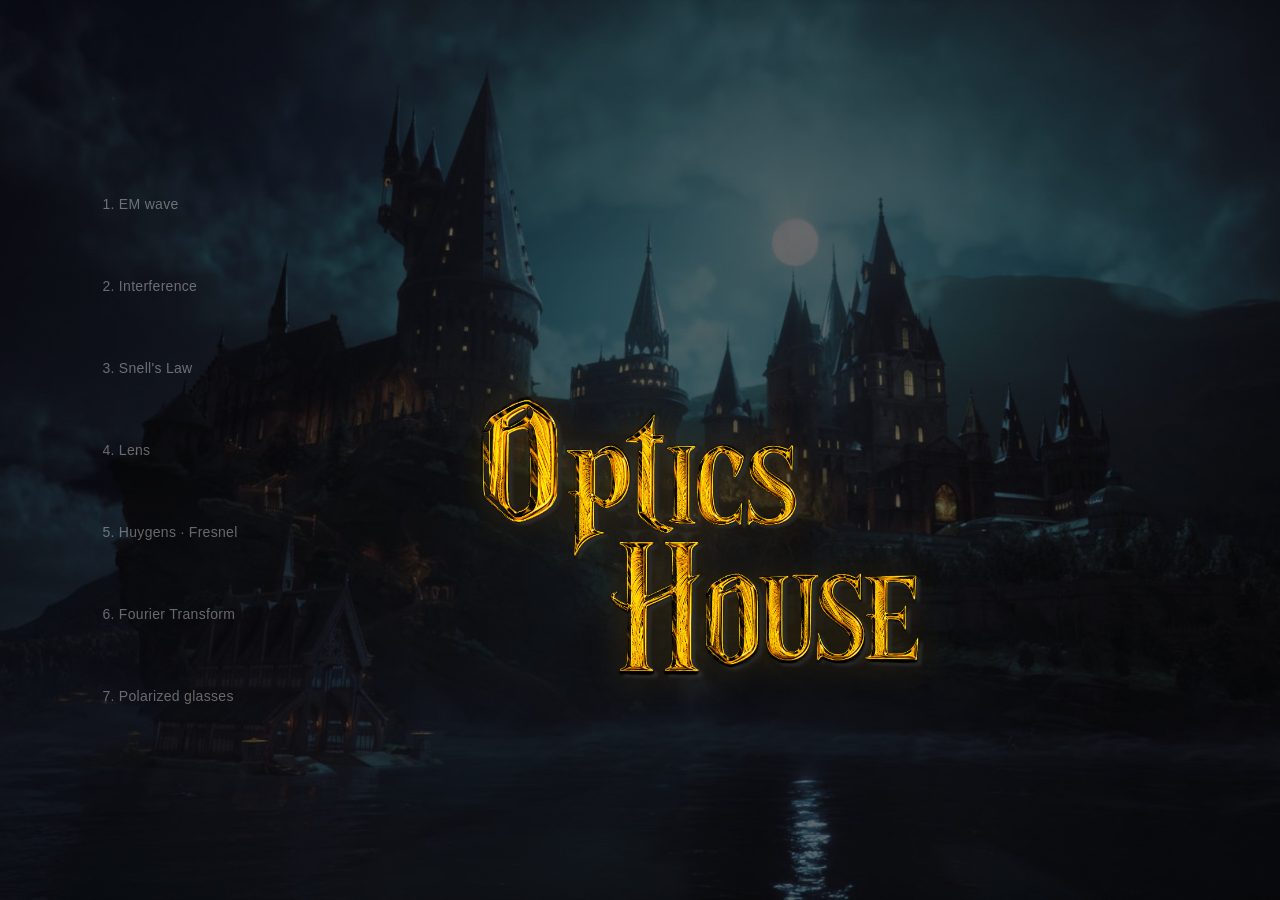
<file: index.html>
<!DOCTYPE html>
<html lang="ko">
<head>
<meta charset="UTF-8">
<meta name="viewport" content="width=device-width, initial-scale=1.0"/>
<title>OH! — Optics Hub</title>

<link href="https://fonts.googleapis.com/css2?family=Playfair+Display:wght@400;600&display=swap" rel="stylesheet">

<style>

body {
  margin: 0;

  background:
    linear-gradient(rgba(0,0,0,0.55), rgba(0,0,0,0.55)),
    url("image/background.jpg") center center / cover no-repeat;

  color: white;
  overflow: hidden;
  font-family: 'Noto Sans KR', sans-serif;
}

.hero {
  width: 100vw;
  height: 100vh;
  position: relative;
}

/* =========================
   LOGO
========================= */

.center-title {
  position: absolute;

  left: 55%;
  top: 60%;

  transform: translate(-50%, -50%);

  z-index: 1;

  pointer-events: none;
}

.oh-logo {
  width: 520px;
  height: auto;

  display: block;

  filter:
    drop-shadow(0 0 18px rgba(255,180,0,0.15));
}

/* =========================
   SPECTRUM
========================= */

.spectrum {
  position: absolute;

  left: 8%;
  top: 50%;

  transform: translateY(-50%);

  width: 84vw;
  max-width: 1400px;

  display: flex;
  flex-direction: column;
  gap: 22px;

  z-index: 2;
}

.line-wrapper {
  display: flex;
  align-items: center;
  gap: 20px;
}

.line-label {
  min-width: 240px;

  color: white;
  text-decoration: none;

  font-size: 14px;
  letter-spacing: 0.3px;

  opacity: 0.38;

  transition:
    opacity 0.25s ease,
    transform 0.25s ease;

  white-space: nowrap;
}

.line-wrapper:hover .line-label {
  opacity: 1;
  transform: translateX(5px);
}

/* intro / outro */

.line-wrapper.special .line-label {
  opacity: 0;
}

.line-wrapper.special:hover .line-label {
  opacity: 1;
  transform: translateX(5px);
}

/* =========================
   LINES
========================= */

.wave-line {
  width: 100%;
  height: 60px;

  overflow: visible;
  cursor: pointer;
}

path {
  fill: none;

  stroke: rgba(255,255,255,1);
  stroke-width: 4;
  stroke-linecap: round;

  opacity: 0;

  transition: opacity 0.15s ease;
}

/* =========================
   GLOW
========================= */

.white path {
  filter:
    drop-shadow(0 0 6px rgba(255,255,255,0.72))
    drop-shadow(0 0 16px rgba(255,255,255,0.48));
}

.red path {
  filter:
    drop-shadow(0 0 6px rgba(255,40,40,0.82))
    drop-shadow(0 0 16px rgba(255,40,40,0.68));
}

.orange path {
  filter:
    drop-shadow(0 0 6px rgba(255,140,0,0.82))
    drop-shadow(0 0 16px rgba(255,140,0,0.68));
}

.yellow path {
  filter:
    drop-shadow(0 0 6px rgba(255,220,40,0.82))
    drop-shadow(0 0 16px rgba(255,220,40,0.68));
}

.green path {
  filter:
    drop-shadow(0 0 6px rgba(57,255,20,0.82))
    drop-shadow(0 0 16px rgba(57,255,20,0.68));
}

.cyan path {
  filter:
    drop-shadow(0 0 6px rgba(0,229,255,0.82))
    drop-shadow(0 0 16px rgba(0,229,255,0.68));
}

.blue path {
  filter:
    drop-shadow(0 0 6px rgba(61,127,255,0.82))
    drop-shadow(0 0 16px rgba(61,127,255,0.68));
}

.violet path {
  filter:
    drop-shadow(0 0 6px rgba(184,79,255,0.82))
    drop-shadow(0 0 16px rgba(184,79,255,0.68));
}

/* =========================
   RESPONSIVE
========================= */

@media (max-width: 1100px){

  .oh-logo{
    width: 380px;
  }

  .line-label{
    min-width: 180px;
    font-size: 13px;
  }
}

@media (max-width: 768px){

  .oh-logo{
    width: 260px;
  }

  .spectrum{
    width: 88vw;
    left: 6%;
  }

  .line-label{
    min-width: 120px;
    font-size: 11px;
  }
}

</style>
</head>

<body>

<main class="hero">

  <!-- =========================
       LOGO
  ========================== -->

  <div class="center-title">
    <img src="image/title.png"
         alt="OH"
         class="oh-logo">
  </div>

  <!-- =========================
       SPECTRUM
  ========================== -->

  <div class="spectrum">

    <!-- INTRO -->

    <div class="line-wrapper special">
      <a href="c0.html"
         target="_blank"
         class="line-label">
         0. Intro
      </a>

      <svg class="wave-line white" viewBox="0 0 900 60">
        <path d=""/>
      </svg>
    </div>

    <!-- MAIN -->

    <div class="line-wrapper">
      <a href="c1.html"
        target="_blank"
        class="line-label"
        onclick="playSound(1)">
        1. EM wave
      </a>

      <svg class="wave-line red" viewBox="0 0 900 60">
        <path d=""/>
      </svg>
    </div>

    <div class="line-wrapper">
      <a href="c2.html"
         target="_blank"
         class="line-label"
         onclick="playSound(2)">
         2. Interference
      </a>

      <svg class="wave-line orange" viewBox="0 0 900 60">
        <path d=""/>
      </svg>
    </div>

    <div class="line-wrapper">
      <a href="c3.html"
         target="_blank"
         class="line-label"
         onclick="playSound(3)">
         3. Snell's Law
      </a>

      <svg class="wave-line yellow" viewBox="0 0 900 60">
        <path d=""/>
      </svg>
    </div>

    <div class="line-wrapper">
      <a href="c4.html"
         target="_blank"
         class="line-label"
         onclick="playSound(4)">
         4. Lens
      </a>

      <svg class="wave-line green" viewBox="0 0 900 60">
        <path d=""/>
      </svg>
    </div>

    <div class="line-wrapper">
      <a href="c5.html"
         target="_blank"
         class="line-label"
         onclick="playSound(5)">
         5. Huygens · Fresnel
      </a>

      <svg class="wave-line cyan" viewBox="0 0 900 60">
        <path d=""/>
      </svg>
    </div>

    <div class="line-wrapper">
      <a href="c6.html"
         target="_blank"
         class="line-label"
         onclick="playSound(6)">
         6. Fourier Transform
      </a>

      <svg class="wave-line blue" viewBox="0 0 900 60">
        <path d=""/>
      </svg>
    </div>

    <div class="line-wrapper">
      <a href="c7.html"
         target="_blank"
         class="line-label"
         onclick="playSound(7)">
         7. Polarized glasses
      </a>

      <svg class="wave-line violet" viewBox="0 0 900 60">
        <path d=""/>
      </svg>
    </div>

    <div class="line-wrapper special">
      <a href="c8.html"
         target="_blank"
         class="line-label"
         onclick="playSound(8)">
         8. Outro
      </a>

      <svg class="wave-line white" viewBox="0 0 900 60">
        <path d=""/>
      </svg>
    </div>

  </div>

</main>

<script>

function playSound(num) {
    const audio = new Audio(`sound/${num}.mp3`);
    audio.play();
}

const CENTER_Y = 30;
const AMPLITUDE = 5;
const WIDTH = 900;

const wavelengths = [
  200,
  180,
  155,
  130,
  110,
  90,
  75,
  60,
  45
];

function createCombinedWave(waves, now){

  let d = "";

  waves.forEach(wave => {

    const elapsed = now - wave.start;

    const progress = Math.min(
      elapsed / wave.duration,
      1
    );

    const wavelength = wave.wavelength;
    const waveLength = wavelength * 4;

    const waveFront =
      progress * (WIDTH + waveLength);

    let started = false;

    for(let x = 0; x <= WIDTH; x += 6){

      const dist = waveFront - x;

      if(dist > 0 && dist < waveLength){

        const phase =
          (dist / wavelength) * Math.PI * 2;

        const y =
          CENTER_Y +
          Math.sin(phase) * AMPLITUDE;

        if(!started){

          d += `M${x} ${y}`;
          started = true;

        } else {

          d += ` L${x} ${y}`;
        }
      }
    }
  });

  return d;
}

document
.querySelectorAll('.line-wrapper')
.forEach((wrapper, i) => {

  const svg =
    wrapper.querySelector('.wave-line');

  const path =
    svg.querySelector('path');

  const waves = [];

  let animationId = null;

  function animate(now){

    for(let j = waves.length - 1; j >= 0; j--){

      if(now - waves[j].start >
         waves[j].duration){

        waves.splice(j, 1);
      }
    }

    path.setAttribute(
      'd',
      createCombinedWave(waves, now)
    );

    if(waves.length > 0){

      animationId =
        requestAnimationFrame(animate);

    } else {

      path.setAttribute('d', '');

      path.style.opacity = 0;

      animationId = null;
    }
  }

  wrapper.addEventListener('mouseenter', () => {

  if (waves.length > 0) {
    return;
  }

  path.style.opacity =
  wrapper.classList.contains('special')
    ? 0.5
    : 1;

  waves.push({
    start: performance.now(),
    duration: 1800,
    wavelength: wavelengths[i]
  });

  if(!animationId){

    animationId =
      requestAnimationFrame(animate);
  }
});

});

</script>

</body>
</html>
</file>
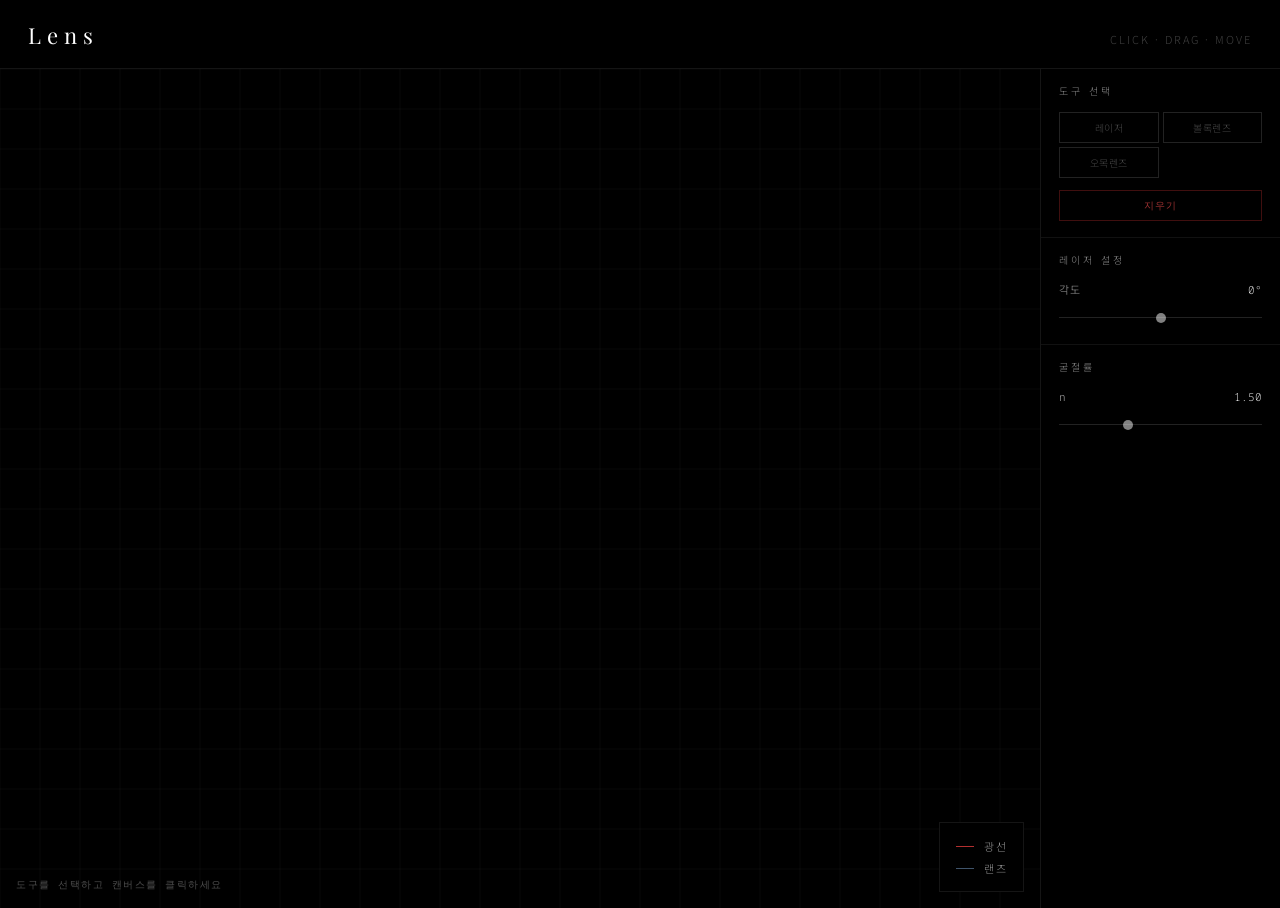
<file: c4.html>
<!-- Reference 
 https://javalab.org/ko/optics/ -->

<!DOCTYPE html>
<html lang="ko">
<head>
<meta charset="UTF-8"/>
<meta name="viewport" content="width=device-width, initial-scale=1.0"/>
<title>4. Lens</title>

<link href="https://fonts.googleapis.com/css2?family=Playfair+Display:ital,wght@0,400;0,600;1,400&family=Noto+Sans+KR:wght@300;400;500&family=Noto+Sans+Mono:wght@300;400&display=swap" rel="stylesheet">

<style>
* { margin:0; padding:0; box-sizing:border-box; }

body {
  background:#000;
  color:rgba(255,255,255,0.82);
  font-family:'Noto Sans KR',sans-serif;
  font-weight:300;
  font-size:13px;
  overflow-x:hidden;
  min-height:100vh;
  user-select:none;
}

/* ── HEADER ── */
header {
  display:flex;
  align-items:baseline;
  justify-content:space-between;
  padding:20px 28px 18px;
  border-bottom:1px solid #151515;
}
.logo {
  font-family:'Playfair Display',serif;
  font-size:22px;
  font-weight:400;
  letter-spacing:6px;
  color:#fff;
}
.header-hint {
  font-size:11px;
  letter-spacing:2px;
  opacity:0.3;
  font-weight:300;
}

/* ── LAYOUT ── */
.layout {
  display:flex;
  height:calc(100vh - 61px);
}

/* ── CANVAS ── */
.canvas-wrap {
  flex:1;
  position:relative;
  background:#000;
  overflow:hidden;
}
.sim-canvas {
  display:block;
  width:100%;
  height:100%;
  cursor:crosshair;
}
.sim-canvas.move-mode { cursor:grab; }
.sim-canvas.move-mode:active { cursor:grabbing; }

/* tab switcher overlay */
.tab-overlay {
  position:absolute;
  top:14px; left:16px;
  display:flex;
  gap:0;
  border:1px solid #1a1a1a;
}
.tab-btn {
  background:transparent;
  border:none;
  border-right:1px solid #1a1a1a;
  color:rgba(255,255,255,0.4);
  font-family:'Noto Sans Mono',monospace;
  font-size:10px;
  letter-spacing:1.5px;
  padding:6px 12px;
  cursor:pointer;
  transition:color 0.15s,background 0.15s;
}
.tab-btn:last-child{border-right:none;}
.tab-btn:hover{color:rgba(255,255,255,0.8);}
.tab-btn.active{color:#fff;background:rgba(255,255,255,0.07);}

/* legend */
#legend-box {
  position:absolute;
  bottom:16px; right:16px;
  background:rgba(0,0,0,0.7);
  border:1px solid #151515;
  padding:12px 16px;
  pointer-events:none;
  backdrop-filter:blur(4px);
}
.leg-row {
  display:flex;
  align-items:center;
  gap:10px;
  font-size:11px;
  letter-spacing:1.5px;
  line-height:2;
  opacity:0.7;
}
.leg-dot { width:18px; height:1px; flex-shrink:0; }

/* info overlay */
#sim-info {
  position:absolute;
  bottom:16px; left:16px;
  font-family:'Noto Sans Mono',monospace;
  font-size:10px;
  letter-spacing:1.5px;
  color:rgba(255,255,255,0.3);
  pointer-events:none;
}

/* ── PANEL ── */
.panel {
  width:240px;
  background:#000;
  border-left:1px solid #151515;
  overflow-y:auto;
  flex-shrink:0;
  padding-bottom:32px;
  scrollbar-width:thin;
  scrollbar-color:#1a1a1a transparent;
}
.panel::-webkit-scrollbar{width:2px;}
.panel::-webkit-scrollbar-thumb{background:#1a1a1a;}

.sec-head {
  padding:14px 18px 10px;
  font-size:10px;
  letter-spacing:3px;
  text-transform:uppercase;
  color:rgba(255,255,255,0.55);
  border-top:1px solid #111;
  margin-top:4px;
}
.sec-head:first-child{border-top:none;margin-top:0;}
.sec-body{padding:4px 18px 12px;}

/* tool grid */
.tool-grid {
  display:grid;
  grid-template-columns:1fr 1fr;
  gap:4px;
  padding:4px 18px 12px;
}
.tool-btn {
  background:transparent;
  border:1px solid #222;
  color:rgba(255,255,255,0.28);
  font-family:'Noto Sans KR',sans-serif;
  font-size:10px;
  font-weight:300;
  padding:8px 6px;
  cursor:pointer;
  text-align:center;
  letter-spacing:0.5px;
  transition:border-color 0.4s, color 0.4s;
  line-height:1.3;
}
.tool-btn:hover{ border-color:#444; color:rgba(255,255,255,0.5); }
.tool-btn.flash{
  border-color:rgba(255,255,255,0.75);
  color:#fff;
  transition:none;   /* 즉시 흰색으로 */
}

/* move + clear row */
.action-row {
  display:flex;
  gap:4px;
  padding:0 18px 12px;
}
.action-btn {
  flex:1;
  background:transparent;
  border:1px solid #333;
  color:rgba(255,255,255,0.55);
  font-family:'Noto Sans Mono',monospace;
  font-size:10px;
  padding:7px 4px;
  cursor:pointer;
  letter-spacing:1px;
  transition:border-color 0.15s,color 0.15s;
  text-align:center;
}
.action-btn:hover{border-color:rgba(255,255,255,0.5);color:#fff;}
.action-btn.active{border-color:rgba(255,255,255,0.7);color:#fff;background:rgba(255,255,255,0.06);}
.action-btn.danger{border-color:rgba(255,60,60,0.25);color:rgba(255,80,80,0.6);}
.action-btn.danger:hover{border-color:rgba(255,80,80,0.7);color:rgba(255,100,100,1);}

/* ctrl rows */
.ctrl-row {
  display:flex;
  align-items:center;
  justify-content:space-between;
  margin-bottom:6px;
  gap:8px;
}
.ctrl-label {
  font-size:11px;
  color:rgba(255,255,255,0.65);
  letter-spacing:0.5px;
  white-space:nowrap;
}
.ctrl-val {
  font-family:'Noto Sans Mono',monospace;
  font-size:11px;
  color:rgba(255,255,255,0.85);
  min-width:32px;
  text-align:right;
}

input[type=range] {
  -webkit-appearance:none;
  width:100%;
  height:1px;
  background:#222;
  outline:none;
  cursor:pointer;
  margin-bottom:10px;
}
input[type=range]::-webkit-slider-thumb {
  -webkit-appearance:none;
  width:10px;height:10px;
  background:rgba(255,255,255,0.5);
  border-radius:50%;
  transition:background 0.1s;
}
input[type=range]::-webkit-slider-thumb:hover{background:#fff;}

.div-line{border:none;border-top:1px solid #0f0f0f;margin:8px 0;}

@media(max-width:700px){
  .panel{width:100%;border-left:none;border-top:1px solid #151515;}
  .layout{flex-direction:column;height:auto;}
  .canvas-wrap{height:60vw;min-height:260px;}
}
</style>
</head>
<body>

<header>
  <div class="logo">Lens</div>
  <div class="header-hint">CLICK · DRAG · MOVE</div>
</header>

<div class="layout">

  <!-- CANVAS AREA -->
  <div class="canvas-wrap">
    <canvas class="sim-canvas" id="mainCanvas" height="600"></canvas>



    <!-- legend -->
    <div id="legend-box">
      <div class="leg-row"><div class="leg-dot" style="background:#ff4444"></div><span>광선</span></div>
      <div class="leg-row"><div class="leg-dot" style="background:rgba(150,200,255,0.6)"></div><span>랜즈</span></div>
    </div>

    <div id="sim-info">도구를 선택하고 캔버스를 클릭하세요</div>
  </div>

  <!-- PANEL -->
  <div class="panel">

    <!-- TAB: REFRACTION -->
    <div id="panel-refraction">
      <div class="sec-head">도구 선택</div>
      <div class="tool-grid">
        <button class="tool-btn active" id="ref-t-laser"  onclick="refSetTool('laser',this)">레이저</button>
        <button class="tool-btn"        id="ref-t-convex" onclick="refSetTool('convex',this)">볼록렌즈</button>
        <button class="tool-btn"        id="ref-t-concave"onclick="refSetTool('concave',this)">오목렌즈</button>
      </div>
      <div class="action-row">
        <button class="action-btn danger" onclick="refClear()">지우기</button>
      </div>

      <div class="sec-head">레이저 설정</div>
      <div class="sec-body">
        <div class="ctrl-row"><span class="ctrl-label">각도</span><span class="ctrl-val" id="ref-angle-val">0°</span></div>
        <input type="range" min="-80" max="80" value="0" id="ref-angle" oninput="updateRefAngle()">
      </div>

      <div class="sec-head">굴절률</div>
      <div class="sec-body">
        <div class="ctrl-row"><span class="ctrl-label">n</span><span class="ctrl-val" id="ref-n-val">1.50</span></div>
        <input type="range" min="100" max="250" value="150" id="ref-n" oninput="updateRefN()">
      </div>

      <!-- <div class="sec-head">범례</div>
      <div class="sec-body" style="font-size:11px;color:rgba(255,255,255,0.4);line-height:2;letter-spacing:0.5px;">
        <div style="display:flex;align-items:center;gap:8px;margin-bottom:4px">
          <div style="width:16px;height:1px;background:#ff4444;flex-shrink:0"></div>입사 광선
        </div>
        <div style="display:flex;align-items:center;gap:8px">
          <div style="width:16px;height:1px;background:#4488ff;flex-shrink:0"></div>굴절 후 광선
        </div>
      </div> -->
    </div>

  </div><!-- end panel -->
</div><!-- end layout -->

<script>
/* ════════════════════════════════════════════
   GLOBALS
════════════════════════════════════════════ */
const DEG = Math.PI / 180;
const canvas  = document.getElementById('mainCanvas');
const ctx     = canvas.getContext('2d');
let   canvasW = 0, canvasH = 0;

/* ── resize ── */
function initCanvas() {
  const wrap = canvas.parentElement;
  const dpr  = window.devicePixelRatio || 1;
  canvasW = wrap.clientWidth;
  canvasH = wrap.clientHeight;
  canvas.width  = canvasW * dpr;
  canvas.height = canvasH * dpr;
  ctx.setTransform(dpr, 0, 0, dpr, 0, 0);
}
window.addEventListener('resize', () => { initCanvas(); drawCurrent(); });

function drawCurrent() {
  ctx.clearRect(0,0,canvasW,canvasH);
  drawGrid();
  refDraw();
}

function drawGrid() {
  ctx.save();
  ctx.strokeStyle='rgba(255,255,255,0.03)';
  ctx.lineWidth=1;
  for(let x=0;x<canvasW;x+=40){ctx.beginPath();ctx.moveTo(x,0);ctx.lineTo(x,canvasH);ctx.stroke();}
  for(let y=0;y<canvasH;y+=40){ctx.beginPath();ctx.moveTo(0,y);ctx.lineTo(canvasW,y);ctx.stroke();}
  ctx.restore();
}

function updateInfo(msg) {
  document.getElementById('sim-info').textContent = msg || '도구를 선택하고 캔버스를 클릭하세요';
}

/* ── pointer helpers ── */
function getPos(e) {
  const rect = canvas.getBoundingClientRect();
  const clientX = e.touches ? e.touches[0].clientX : e.clientX;
  const clientY = e.touches ? e.touches[0].clientY : e.clientY;
  return {
    x: (clientX - rect.left) * (canvasW / rect.width),
    y: (clientY - rect.top)  * (canvasH / rect.height)
  };
}

/* ── drag state shared across all tabs ── */
let dragItem   = null;
let dragOff    = {x:0,y:0};
let dragMoved  = false;   // distinguishes click from drag

canvas.addEventListener('mousedown', onMouseDown);
canvas.addEventListener('mousemove', onMouseMove);
canvas.addEventListener('mouseup',   onMouseUp);
canvas.addEventListener('mouseleave',()=>{ dragItem=null; });
canvas.addEventListener('click',     onCanvasClick);

function onMouseDown(e) {
  dragMoved = false;
  const pos = getPos(e);
  refStartDrag(pos);   // 항상 드래그 시도 — 도구 무관
}

function onMouseMove(e) {
  if (!dragItem) return;
  dragMoved = true;
  const pos = getPos(e);
  dragItem.x = pos.x - dragOff.x;
  dragItem.y = pos.y - dragOff.y;
  drawCurrent();
}
/* ── UNDO / REDO ── */
const history = [];   // undo 스택 (최대 50개)
const future  = [];   // redo 스택

function saveSnapshot() {
  const snap = {
    lasers: refState.lasers.map(l=>({...l})),
    lenses: refState.lenses.map(l=>({...l})),
  };
  history.push(snap);
  if (history.length > 50) history.shift();
  future.length = 0;   // 새 동작이 생기면 redo 스택 초기화
}

function undo() {
  if (history.length === 0) { updateInfo('되돌릴 내용이 없습니다'); return; }
  // 현재 상태를 redo 스택에 저장
  future.push({
    lasers: refState.lasers.map(l=>({...l})),
    lenses: refState.lenses.map(l=>({...l})),
  });
  const snap = history.pop();
  refState.lasers = snap.lasers;
  refState.lenses = snap.lenses;
  drawCurrent();
  updateInfo(`↩ 되돌리기 (${history.length}단계 남음)`);
}

function redo() {
  if (future.length === 0) { updateInfo('앞으로 돌아갈 내용이 없습니다'); return; }
  // 현재 상태를 undo 스택에 저장
  history.push({
    lasers: refState.lasers.map(l=>({...l})),
    lenses: refState.lenses.map(l=>({...l})),
  });
  const snap = future.pop();
  refState.lasers = snap.lasers;
  refState.lenses = snap.lenses;
  drawCurrent();
  updateInfo(`↪ 앞으로 (${future.length}단계 남음)`);
}

document.addEventListener('keydown', e => {
  const z = e.key.toLowerCase() === 'z';
  if ((e.ctrlKey || e.metaKey) && z && !e.shiftKey) {
    e.preventDefault(); undo();
  }
  if ((e.ctrlKey || e.metaKey) && z && e.shiftKey) {
    e.preventDefault(); redo();
  }
});

function onMouseUp() {
  if (dragItem && dragMoved) saveSnapshot();  // 드래그 이동 후 스냅샷
  dragItem = null;
}

function onCanvasClick(e) {
  // 드래그였으면 무시, 기존 물체 위 클릭도 무시(이동용)
  if (dragMoved) return;
  if (dragItem) return;
  // 빈 공간 클릭 → 현재 도구로 배치
  const pos = getPos(e);
  refPlace(pos);
}

/* ════════════════════════════════════════════
   1. REFRACTION / LENS
════════════════════════════════════════════ */
const refState = { tool:'laser', angle:0, n:1.5, lasers:[], lenses:[] };

function refSetTool(t, btn) {
  refState.tool = t;
  // 버튼 flash: 즉시 흰색 → 400ms 후 .flash 제거 → transition으로 회색으로 복귀
  if(btn) {
    btn.classList.add('flash');
    setTimeout(() => btn.classList.remove('flash'), 400);
  }
  // 중앙에 생성
  const cx = canvasW / 2, cy = canvasH / 2;
  saveSnapshot();
  if(t==='laser')  refState.lasers.push({x:cx, y:cy, angle:refState.angle});
  if(t==='convex') refState.lenses.push({x:cx, y:cy, type:'convex',  f: 90});
  if(t==='concave')refState.lenses.push({x:cx, y:cy, type:'concave', f:-90});
  drawCurrent();
  updateInfoFromState();
}

function updateRefAngle() {
  const v = parseInt(document.getElementById('ref-angle').value);
  document.getElementById('ref-angle-val').textContent = v+'°';
  refState.angle = v;
  refState.lasers.forEach(l=>l.angle=v);
  drawCurrent();
}
function updateRefN() {
  const v = parseInt(document.getElementById('ref-n').value);
  document.getElementById('ref-n-val').textContent = (v/100).toFixed(2);
  refState.n = v/100;
  drawCurrent();
}
function refClear() { saveSnapshot(); refState.lasers=[]; refState.lenses=[]; drawCurrent(); updateInfo(); }

function updateInfoFromState() {
  const parts=[];
  if(refState.lasers.length) parts.push(`레이저 ${refState.lasers.length}개`);
  const cv=refState.lenses.filter(l=>l.type==='convex').length;
  const cc=refState.lenses.filter(l=>l.type==='concave').length;
  if(cv) parts.push(`볼록렌즈 ${cv}개`);
  if(cc) parts.push(`오목렌즈 ${cc}개`);
  if(parts.length) parts.push(`n=${refState.n.toFixed(2)}`);
  updateInfo(parts.join('  ·  '));
}

function refPlace(pos) {
  saveSnapshot();
  if(refState.tool==='laser')  refState.lasers.push({x:pos.x,y:pos.y,angle:refState.angle});
  if(refState.tool==='convex') refState.lenses.push({x:pos.x,y:pos.y,type:'convex',f:90});
  if(refState.tool==='concave')refState.lenses.push({x:pos.x,y:pos.y,type:'concave',f:-90});
  drawCurrent();
  updateInfoFromState();
}

function refStartDrag(pos) {
  // 렌즈 우선 (히트박스: x ±30, y ±80)
  for(let i=refState.lenses.length-1;i>=0;i--){
    const l=refState.lenses[i];
    if(Math.abs(pos.x-l.x)<30 && Math.abs(pos.y-l.y)<80){
      dragItem=l; dragOff={x:pos.x-l.x,y:pos.y-l.y}; return;
    }
  }
  // 레이저 (히트박스: 반지름 28)
  for(let i=refState.lasers.length-1;i>=0;i--){
    const l=refState.lasers[i];
    if(Math.hypot(pos.x-l.x,pos.y-l.y)<28){
      dragItem=l; dragOff={x:pos.x-l.x,y:pos.y-l.y}; return;
    }
  }
}

function refTrace(ox,oy,angleRad) {
  const W=canvasW, H=canvasH;
  // 매 경계면(공기→유리, 유리→공기)마다 96% 투과 → 렌즈 1개 = 경계면 2개 = ×0.9216
  const TRANSMIT = 0.96;  // 경계면 1회 투과율
  let x=ox, y=oy, dir=angleRad;
  let intensity = 1.0;      // 현재 광선 세기 (0~1)
  let surfaces  = 0;        // 통과한 경계면 수

  // 렌즈 수 + 여유 2회 → 몇 개를 설치해도 광선이 끝까지 진행
  const maxBounce = refState.lenses.length + 2;
  for(let bounce=0; bounce < maxBounce; bounce++){
    const dx=Math.cos(dir),dy=Math.sin(dir);
    let nearT=Infinity,nearL=null;
    for(const lens of refState.lenses){
      if(Math.abs(dx)<1e-9) continue;
      const t=(lens.x-x)/dx;
      if(t<1) continue;
      const iy=y+t*dy;
      if(Math.abs(iy-lens.y)>70) continue;
      if(t<nearT){nearT=t;nearL=lens;}
    }
    const tEdge=Math.min(
      dx>0?(W-x)/dx:dx<0?(x>0?x/(-dx):Infinity):Infinity,
      dy>0?(H-y)/dy:dy<0?(y>0?y/(-dy):Infinity):Infinity
    );
    // 세기에 따라 알파값 결정 — 최소 0.08로 클램프해서 완전히 사라지진 않게
    const alpha = Math.max(0.08, intensity);
    const color = `rgba(255,68,68,${alpha.toFixed(3)})`;
    const glow  = `rgba(255,34,34,${(alpha*0.7).toFixed(3)})`;

    if(!nearL||nearT>tEdge){
      ctx.save();
      ctx.strokeStyle=color; ctx.shadowColor=glow; ctx.shadowBlur=6; ctx.lineWidth=1.5;
      ctx.beginPath(); ctx.moveTo(x,y); ctx.lineTo(x+dx*tEdge,y+dy*tEdge); ctx.stroke();
      ctx.restore(); return;
    }
    const ix=x+dx*nearT, iy=y+dy*nearT;
    ctx.save();
    ctx.strokeStyle=color; ctx.shadowColor=glow; ctx.shadowBlur=6; ctx.lineWidth=1.5;
    ctx.beginPath(); ctx.moveTo(x,y); ctx.lineTo(ix,iy); ctx.stroke();
    ctx.restore();

    // 렌즈 통과: 경계면 2개(입사+출사) → 세기 ×0.96×0.96
    intensity *= TRANSMIT * TRANSMIT;
    surfaces  += 2;

    const h=iy-nearL.y;
    dir=Math.atan(Math.tan(dir)-h/nearL.f);
    x=ix; y=iy;
  }
}

function drawLensShape(ctx, type) {
  const r = 70;   // half-height (aperture radius)
  ctx.beginPath();
  if (type === 'convex') {
    // biconvex: both sides bulge outward
    const bx = 18;  // bezier control offset (outward)
    ctx.moveTo(0, -r);
    ctx.bezierCurveTo( bx, -r*0.5,  bx,  r*0.5,  0,  r);   // right side curves right
    ctx.bezierCurveTo(-bx,  r*0.5, -bx, -r*0.5,  0, -r);   // left side curves left
  } else {
    // biconcave: both sides cave inward — hourglass waist
    const waist = 10;  // narrowest x-width at center
    const bx = 5;      // control point pulled inward
    // right edge: straight-ish line from top-right to bottom-right
    // but waist is narrow, so top/bottom are at ±waist, center caves to bx
    ctx.moveTo(waist, -r);
    ctx.bezierCurveTo( bx, -r*0.4,  bx,  r*0.4,  waist,  r);  // right face caves left
    ctx.lineTo(-waist,  r);
    ctx.bezierCurveTo(-bx,  r*0.4, -bx, -r*0.4, -waist, -r);  // left face caves right
    ctx.closePath();
  }
}

function refDraw() {
  // lenses
  for(const lens of refState.lenses){
    ctx.save(); ctx.translate(lens.x,lens.y);
    drawLensShape(ctx, lens.type);
    ctx.fillStyle='rgba(100,160,255,0.07)';
    ctx.strokeStyle='rgba(180,210,255,0.6)';
    ctx.lineWidth=1.5;
    ctx.fill(); ctx.stroke();
    // focal points
    ctx.strokeStyle='rgba(255,255,255,0.15)';
    ctx.lineWidth=1; ctx.setLineDash([2,5]);
    [Math.abs(lens.f),-Math.abs(lens.f)].forEach(fx=>{
      ctx.beginPath(); ctx.arc(fx,0,3,0,Math.PI*2); ctx.stroke();
    });
    ctx.setLineDash([]);
    ctx.fillStyle='rgba(180,210,255,0.35)';
    ctx.font='9px Noto Sans KR';
    ctx.fillText(lens.type==='convex'?'볼록렌즈':'오목렌즈',-14,70+16);
    ctx.restore();
  }
  // lasers
  for(const laser of refState.lasers){
    const aRad=laser.angle*DEG;
    const BEAMS=3, SP=14;
    for(let s=0;s<BEAMS;s++){
      const off=(s-(BEAMS-1)/2)*SP;
      const sx=laser.x-off*Math.sin(aRad);
      const sy=laser.y+off*Math.cos(aRad);
      refTrace(sx,sy,aRad);
    }
    // body
    ctx.save(); ctx.translate(laser.x,laser.y); ctx.rotate(aRad);
    ctx.fillStyle='rgba(255,255,255,0.1)'; ctx.strokeStyle='rgba(255,255,255,0.35)'; ctx.lineWidth=1;
    ctx.beginPath(); ctx.roundRect(-28,-8,22,16,3); ctx.fill(); ctx.stroke();
    ctx.fillStyle='rgba(255,255,255,0.45)'; ctx.font='7px monospace'; ctx.fillText('LASER',-24,3);
    ctx.restore();
  }
}

/* ── INIT ── */
window.addEventListener('load',()=>{
  initCanvas();
  drawCurrent();
});
</script>
</body>
</html>
</file>
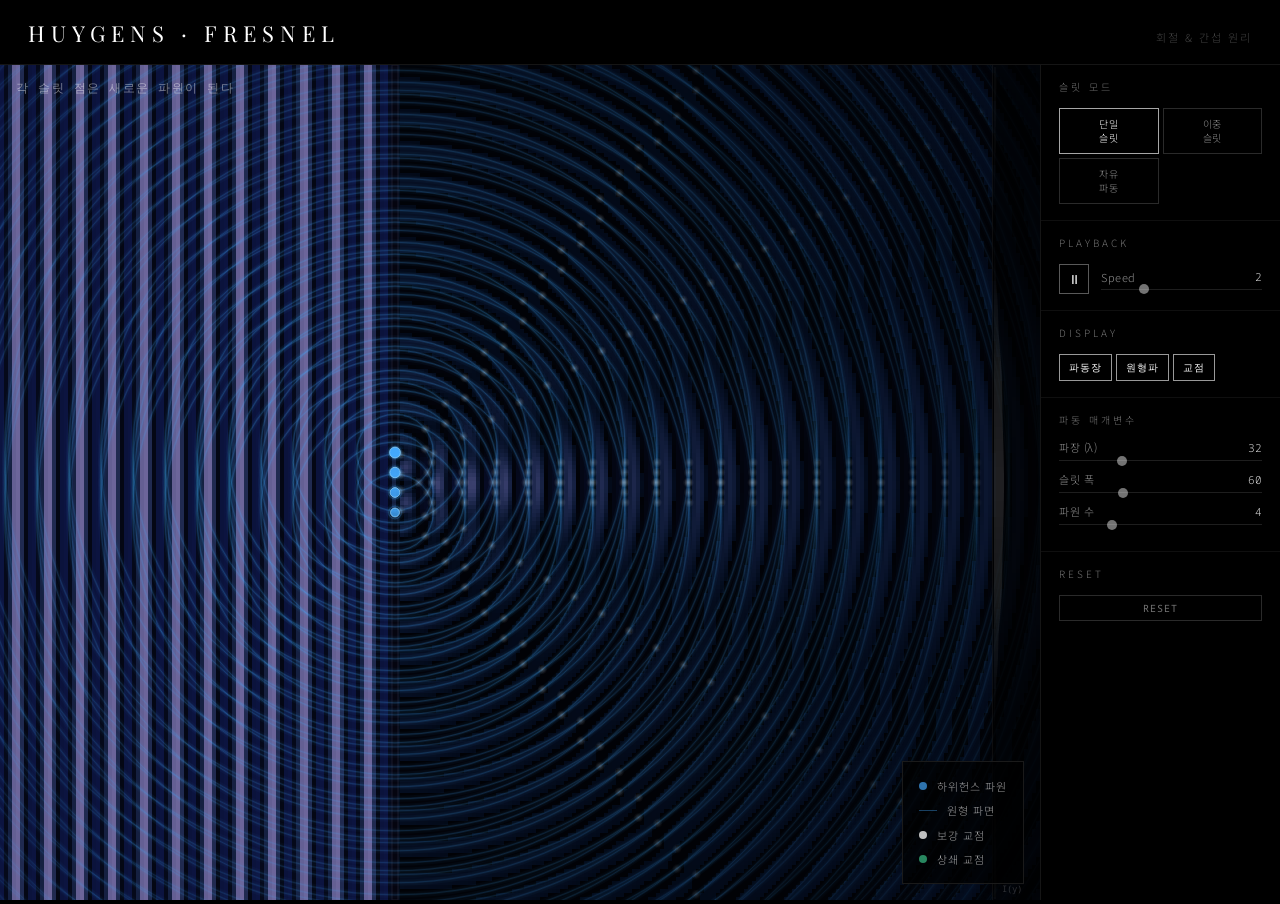
<file: c5.html>
<!DOCTYPE html>
<html lang="ko">
<head>
<meta charset="UTF-8">
<meta name="viewport" content="width=device-width, initial-scale=1.0">
<title>5. HUYGENS · FRESNEL</title>
<link href="https://fonts.googleapis.com/css2?family=Playfair+Display:wght@400;600&family=Noto+Sans+KR:wght@300;400&family=Noto+Sans+Mono:wght@300;400&display=swap" rel="stylesheet">
<style>
*{margin:0;padding:0;box-sizing:border-box;}
html,body{width:100%;height:100%;background:#000;overflow:hidden;}
body{color:rgba(255,255,255,0.82);font-family:'Noto Sans KR',sans-serif;font-weight:300;font-size:13px;display:flex;flex-direction:column;}

header{display:flex;align-items:baseline;justify-content:space-between;padding:18px 28px 16px;border-bottom:1px solid #151515;flex-shrink:0;}
.logo{font-family:'Playfair Display',serif;font-size:22px;font-weight:400;letter-spacing:6px;color:#fff;}
.header-hint{font-size:11px;letter-spacing:2px;opacity:0.3;}

.layout{display:flex;flex:1;min-height:0;}

.canvas-wrap{flex:1;position:relative;min-width:0;}
canvas{display:block;position:absolute;top:0;left:0;}

.overlay-label{position:absolute;font-family:'Noto Sans Mono',monospace;font-size:12px;color:rgba(255,255,255,0.45);letter-spacing:1.5px;pointer-events:none;top:14px;left:16px;}

#legend-box{position:absolute;bottom:16px;right:16px;background:rgba(0,0,0,0.75);border:1px solid #1a1a1a;padding:12px 16px;pointer-events:none;}
.leg-row{display:flex;align-items:center;gap:10px;font-size:11px;letter-spacing:1px;line-height:2.2;opacity:0.75;}
.leg-dot{width:8px;height:8px;border-radius:50%;flex-shrink:0;}
.leg-line{width:18px;height:1px;flex-shrink:0;}

.panel{width:240px;background:#000;border-left:1px solid #151515;overflow-y:auto;flex-shrink:0;padding-bottom:40px;scrollbar-width:thin;scrollbar-color:#1a1a1a transparent;}
.panel::-webkit-scrollbar{width:2px;}
.panel::-webkit-scrollbar-thumb{background:#1a1a1a;}

.sec-head{padding:14px 18px 10px;font-size:10px;letter-spacing:3px;text-transform:uppercase;color:rgba(255,255,255,0.45);border-top:1px solid #0f0f0f;margin-top:4px;}
.sec-head:first-child{border-top:none;margin-top:0;}
.sec-body{padding:2px 18px 12px;}

.preset-grid{display:grid;grid-template-columns:1fr 1fr;gap:4px;padding:4px 18px 12px;}
.preset-btn{background:transparent;border:1px solid #2a2a2a;color:rgba(255,255,255,0.55);font-family:'Noto Sans KR',sans-serif;font-size:10px;font-weight:300;padding:8px 6px;cursor:pointer;text-align:center;letter-spacing:0.5px;line-height:1.4;transition:border-color .15s,color .15s;}
.preset-btn:hover{border-color:rgba(255,255,255,0.4);color:rgba(255,255,255,0.85);}
.preset-btn.active{border-color:rgba(255,255,255,0.65);color:#fff;}

.playbar{display:flex;align-items:center;gap:12px;padding:4px 18px 12px;}
.play-btn{width:30px;height:30px;background:transparent;border:1px solid rgba(255,255,255,0.35);color:rgba(255,255,255,0.8);font-size:13px;cursor:pointer;display:flex;align-items:center;justify-content:center;flex-shrink:0;transition:border-color .15s;}
.play-btn:hover{border-color:#fff;color:#fff;}

.view-row{display:flex;gap:4px;padding:4px 18px 12px;flex-wrap:wrap;}
.view-btn{background:transparent;border:1px solid #2a2a2a;color:rgba(255,255,255,0.45);font-family:'Noto Sans Mono',monospace;font-size:10px;padding:5px 9px;cursor:pointer;letter-spacing:1px;transition:border-color .15s,color .15s;}
.view-btn:hover{border-color:rgba(255,255,255,0.4);color:rgba(255,255,255,0.85);}
.view-btn.active{border-color:rgba(255,255,255,0.6);color:#fff;}

.ctrl-row{display:flex;align-items:center;justify-content:space-between;margin-bottom:5px;gap:8px;}
.ctrl-label{font-size:11px;color:rgba(255,255,255,0.55);letter-spacing:0.5px;}
.ctrl-val{font-family:'Noto Sans Mono',monospace;font-size:11px;color:rgba(255,255,255,0.85);min-width:24px;text-align:right;}

input[type=range]{-webkit-appearance:none;width:100%;height:1px;background:#1e1e1e;outline:none;cursor:pointer;margin-bottom:10px;display:block;}
input[type=range]::-webkit-slider-thumb{-webkit-appearance:none;width:10px;height:10px;background:rgba(255,255,255,0.45);border-radius:50%;transition:background .1s;}
input[type=range]::-webkit-slider-thumb:hover{background:#fff;}
</style>
</head>
<body>

<header>
  <div class="logo">HUYGENS · FRESNEL</div>
  <div class="header-hint">회절 &amp; 간섭 원리</div>
</header>

<div class="layout">
  <div class="canvas-wrap" id="cwrap">
    <canvas id="cv"></canvas>
    <div class="overlay-label">각 슬릿 점은 새로운 파원이 된다</div>
    <div id="legend-box">
      <div class="leg-row"><div class="leg-dot" style="background:rgba(68,170,255,0.9)"></div><span>하위헌스 파원</span></div>
      <div class="leg-row"><div class="leg-line" style="background:rgba(68,170,255,0.5)"></div><span>원형 파면</span></div>
      <div class="leg-row"><div class="leg-dot" style="background:#fff"></div><span>보강 교점</span></div>
      <div class="leg-row"><div class="leg-dot" style="background:rgba(60,200,140,0.9)"></div><span>상쇄 교점</span></div>
    </div>
  </div>

  <div class="panel">
    <div class="sec-head">슬릿 모드</div>
    <div class="preset-grid">
      <button class="preset-btn active" data-mode="single">단일<br>슬릿</button>
      <button class="preset-btn" data-mode="double">이중<br>슬릿</button>
      <button class="preset-btn" data-mode="open">자유<br>파동</button>
    </div>

    <div class="sec-head">Playback</div>
    <div class="playbar">
      <button class="play-btn" id="playBtn">⏸</button>
      <div style="flex:1">
        <div class="ctrl-row" style="margin-bottom:4px">
          <span class="ctrl-label">Speed</span>
          <span class="ctrl-val" id="spd-v">2</span>
        </div>
        <input type="range" id="spd" min="1" max="5" value="2" style="margin-bottom:0">
      </div>
    </div>

    <div class="sec-head">Display</div>
    <div class="view-row">
      <button class="view-btn active" id="btn-field">파동장</button>
      <button class="view-btn active" id="btn-rings">원형파</button>
      <button class="view-btn active" id="btn-pts">교점</button>
    </div>

    <div class="sec-head">파동 매개변수</div>
    <div class="sec-body">
      <div class="ctrl-row"><span class="ctrl-label">파장 (λ)</span><span class="ctrl-val" id="wl-v">32</span></div>
      <input type="range" id="wl" min="20" max="60" value="32" step="1">
      <div class="ctrl-row"><span class="ctrl-label">슬릿 폭</span><span class="ctrl-val" id="sw-v">60</span></div>
      <input type="range" id="sw" min="20" max="150" value="60" step="1">
      <div class="ctrl-row"><span class="ctrl-label">파원 수</span><span class="ctrl-val" id="ns-v">4</span></div>
      <input type="range" id="ns" min="2" max="10" value="4" step="1">
    </div>

    <div class="sec-head">Reset</div>
    <div style="padding:4px 18px 12px;">
      <button class="view-btn" id="btn-reset" style="width:100%;text-align:center;">RESET</button>
    </div>
  </div>
</div>

<script>
const cv = document.getElementById('cv');
const ctx = cv.getContext('2d');
const cwrap = document.getElementById('cwrap');
let W = 0, H = 0;

function resize() {
  W = cv.width = cwrap.offsetWidth;
  H = cv.height = cwrap.offsetHeight;
  imgData = null;
}

let wl=32, slitW=60, nSrc=4, speed=2;
let mode='single', paused=false, showField=true, showRings=true, showPts=true;
let t=0, imgData=null;
const STEP=4;
const slitX=()=>Math.round(W*0.38);

function getSources(){
  const sx=slitX(),cy=H/2,s=[];
  if(mode==='open'){for(let i=0;i<nSrc;i++)s.push({x:sx,y:(H/(nSrc+1))*(i+1)});}
  else if(mode==='single'){const n=Math.max(2,nSrc);for(let i=0;i<n;i++)s.push({x:sx,y:cy-slitW/2+(slitW/(n-1))*i});}
  else{const gap=slitW*1.6,n=Math.max(2,nSrc);[cy-gap/2,cy+gap/2].forEach(c=>{for(let i=0;i<n;i++)s.push({x:sx,y:c-slitW/2+(slitW/(n-1))*i});});}
  return s;
}

function amplitude(x,y,tt,srcs){
  let a=0;
  for(const s of srcs){const r=Math.sqrt((x-s.x)**2+(y-s.y)**2);if(r<1)continue;a+=Math.sin((2*Math.PI/wl)*r-tt*speed*0.08)/(1+r*0.012);}
  return a/srcs.length;
}

function drawField(srcs){
  if(!imgData||imgData.width!==W||imgData.height!==H)imgData=ctx.createImageData(W,H);
  const d=imgData.data,sx=slitX();
  for(let y=0;y<H;y+=STEP){for(let x=0;x<W;x+=STEP){
    let v;
    if(x<sx-2){const ph=(2*Math.PI/wl)*x-t*speed*0.08;v=Math.sin(ph)*0.65;}
    else if(x<=sx+2){v=0;}else{v=amplitude(x,y,t,srcs);}
    const c=Math.max(-1,Math.min(1,v));
    let r,g,b,a;
    if(c>=0){r=Math.round(20+c*235);g=Math.round(80+c*120);b=Math.round(200+c*55);a=Math.round((0.12+c*0.88)*255);}
    else{const av=-c;r=Math.round(10+av*20);g=Math.round(20+av*30);b=Math.round(60+av*100);a=Math.round((0.1+av*0.7)*255);}
    for(let dy=0;dy<STEP&&y+dy<H;dy++){for(let dx=0;dx<STEP&&x+dx<W;dx++){const idx=((y+dy)*W+(x+dx))*4;d[idx]=r;d[idx+1]=g;d[idx+2]=b;d[idx+3]=a;}}
  }}
  ctx.putImageData(imgData,0,0);
}

function drawBarrier(){
  const sx=slitX(),cy=H/2;
  ctx.fillStyle='#050510';ctx.strokeStyle='#1a1a2a';ctx.lineWidth=1;
  if(mode==='single'){
    ctx.fillRect(sx-3,0,6,cy-slitW/2);ctx.strokeRect(sx-3,0,6,cy-slitW/2);
    ctx.fillRect(sx-3,cy+slitW/2,6,H-cy-slitW/2);ctx.strokeRect(sx-3,cy+slitW/2,6,H-cy-slitW/2);
  }else if(mode==='double'){
    const gap=slitW*1.6,t1=cy-gap/2-slitW/2,t2=cy-gap/2+slitW/2,t3=cy+gap/2-slitW/2,t4=cy+gap/2+slitW/2;
    [[0,t1],[t2,t3-t2],[t4,H-t4]].forEach(([y,h])=>{ctx.fillRect(sx-3,y,6,h);ctx.strokeRect(sx-3,y,6,h);});
  }
}

function getRadii(){
  const phase0=t*speed*0.08,maxR=Math.max(W,H)*1.2,radii=[];
  for(let offset=0;offset<maxR;offset+=wl){const r=(phase0*wl/(2*Math.PI)+offset)%maxR;if(r>=3)radii.push(r);}
  return radii;
}

function drawRings(srcs){
  if(!showRings)return;
  const radii=getRadii(),maxR=Math.max(W,H)*1.2;
  srcs.forEach(s=>{
    radii.forEach(r=>{
      const fade=Math.max(0,1-r/(maxR*0.7));if(fade<0.02)return;
      [{w:6,a:0.05},{w:2.5,a:0.12},{w:0.8,a:0.26}].forEach(({w,a})=>{
        ctx.beginPath();ctx.arc(s.x,s.y,r,0,Math.PI*2);
        ctx.strokeStyle=`rgba(68,170,255,${(a*fade).toFixed(3)})`;
        ctx.lineWidth=w;ctx.stroke();
      });
    });
  });
}

function circleIntersects(x1,y1,r1,x2,y2,r2){
  const dx=x2-x1,dy=y2-y1,d=Math.sqrt(dx*dx+dy*dy);
  if(d>r1+r2+1.5||d<Math.abs(r1-r2)-1.5||d<0.001)return[];
  const a=(r1*r1-r2*r2+d*d)/(2*d),h2=r1*r1-a*a;
  if(h2<0)return[];
  const h=Math.sqrt(h2),mx=x1+a*dx/d,my=y1+a*dy/d,px=-dy*h/d,py=dx*h/d;
  if(h<0.1)return[[mx,my]];
  return[[mx+px,my+py],[mx-px,my-py]];
}

function drawIntersections(srcs){
  if(!showPts)return;
  const radii=getRadii(),maxR=Math.max(W,H)*1.2,sx=slitX();
  for(let i=0;i<srcs.length;i++){
    for(let j=i+1;j<srcs.length;j++){
      const s1=srcs[i],s2=srcs[j];
      for(const r1 of radii){for(const r2 of radii){
        const pts=circleIntersects(s1.x,s1.y,r1,s2.x,s2.y,r2);if(!pts.length)continue;
        const diff=Math.abs(r1-r2);
        const constructive=(diff%wl<3||diff%wl>wl-3);
        const fade=Math.max(0,1-Math.min(r1,r2)/(maxR*0.58));if(fade<0.04)continue;
        const alpha=Math.min(1,fade*1.6);
        pts.forEach(([px,py])=>{
          if(px<=sx+2||px>=W-52||py<=1||py>=H-1)return;
          if(constructive){
            const grad=ctx.createRadialGradient(px,py,0,px,py,5);
            grad.addColorStop(0,`rgba(255,255,255,${(alpha*0.22).toFixed(3)})`);
            grad.addColorStop(0.5,`rgba(255,255,255,${(alpha*0.1).toFixed(3)})`);
            grad.addColorStop(1,`rgba(255,255,255,0)`);
            ctx.beginPath();ctx.arc(px,py,5,0,Math.PI*2);
            ctx.fillStyle=grad;ctx.fill();
          }else{
            ctx.beginPath();ctx.arc(px,py,2.2,0,Math.PI*2);
            ctx.fillStyle=`rgba(50,200,140,${(alpha*0.85).toFixed(3)})`;ctx.fill();
            ctx.strokeStyle=`rgba(120,255,200,${(alpha*0.3).toFixed(3)})`;ctx.lineWidth=0.6;ctx.stroke();
          }
        });
      }}
    }
  }
}

function drawSources(srcs){
  srcs.forEach((s,i)=>{
    const p=(Math.sin(t*speed*0.08-i*0.35)+1)/2;
    ctx.beginPath();ctx.arc(s.x,s.y,3+p*2.5,0,Math.PI*2);
    ctx.fillStyle=`rgba(68,170,255,${0.55+p*0.45})`;ctx.fill();
    ctx.strokeStyle='rgba(140,210,255,0.8)';ctx.lineWidth=1;ctx.stroke();
  });
}

function drawIntensity(srcs){
  const x0=W-48;
  ctx.fillStyle='rgba(0,0,0,0.7)';ctx.fillRect(x0,0,48,H);
  ctx.fillStyle='rgba(255,255,255,0.05)';ctx.fillRect(x0,0,1,H);
  for(let y=2;y<H-2;y+=2){
    let sum=0;for(let tt=0;tt<16;tt++){const a=amplitude(x0-4,y,t-tt*3,srcs);sum+=a*a;}
    const intensity=Math.sqrt(sum/16);
    ctx.fillStyle=`rgba(255,255,255,${Math.min(1,intensity*1.4).toFixed(3)})`;
    ctx.fillRect(x0+2,y,Math.min(42,intensity*120),2);
  }
  ctx.fillStyle='rgba(255,255,255,0.18)';
  ctx.font='9px "Noto Sans Mono",monospace';
  ctx.fillText('I(y)',x0+10,H-8);
}

function draw(){
  if(W===0||H===0)return;
  ctx.clearRect(0,0,W,H);
  ctx.fillStyle='#000';ctx.fillRect(0,0,W,H);
  const srcs=getSources();
  if(showField)drawField(srcs);
  drawBarrier();drawRings(srcs);drawIntersections(srcs);drawSources(srcs);drawIntensity(srcs);
}

function loop(){if(!paused){t++;draw();}requestAnimationFrame(loop);}

// Init after layout is painted
requestAnimationFrame(()=>{
  resize();
  loop();
});

const bind=(id,fn,out)=>{
  document.getElementById(id).addEventListener('input',function(){fn(+this.value);document.getElementById(out).textContent=this.value;});
};
bind('wl',v=>wl=v,'wl-v');
bind('sw',v=>slitW=v,'sw-v');
bind('ns',v=>nSrc=v,'ns-v');
bind('spd',v=>speed=v,'spd-v');

document.getElementById('playBtn').addEventListener('click',function(){paused=!paused;this.textContent=paused?'▶':'⏸';});
document.getElementById('btn-reset').addEventListener('click',()=>t=0);

['field','rings','pts'].forEach(key=>{
  const btn=document.getElementById('btn-'+key);
  const map={field:()=>showField,rings:()=>showRings,pts:()=>showPts};
  const set={field:v=>showField=v,rings:v=>showRings=v,pts:v=>showPts=v};
  btn.addEventListener('click',function(){
    const next=!map[key]();set[key](next);
    this.classList.toggle('active',next);
  });
});

document.querySelectorAll('.preset-btn').forEach(b=>{
  b.addEventListener('click',function(){
    document.querySelectorAll('.preset-btn').forEach(x=>x.classList.remove('active'));
    this.classList.add('active');mode=this.dataset.mode;t=0;
  });
});

window.addEventListener('resize',()=>resize());
</script>
</body>
</html>
</file>
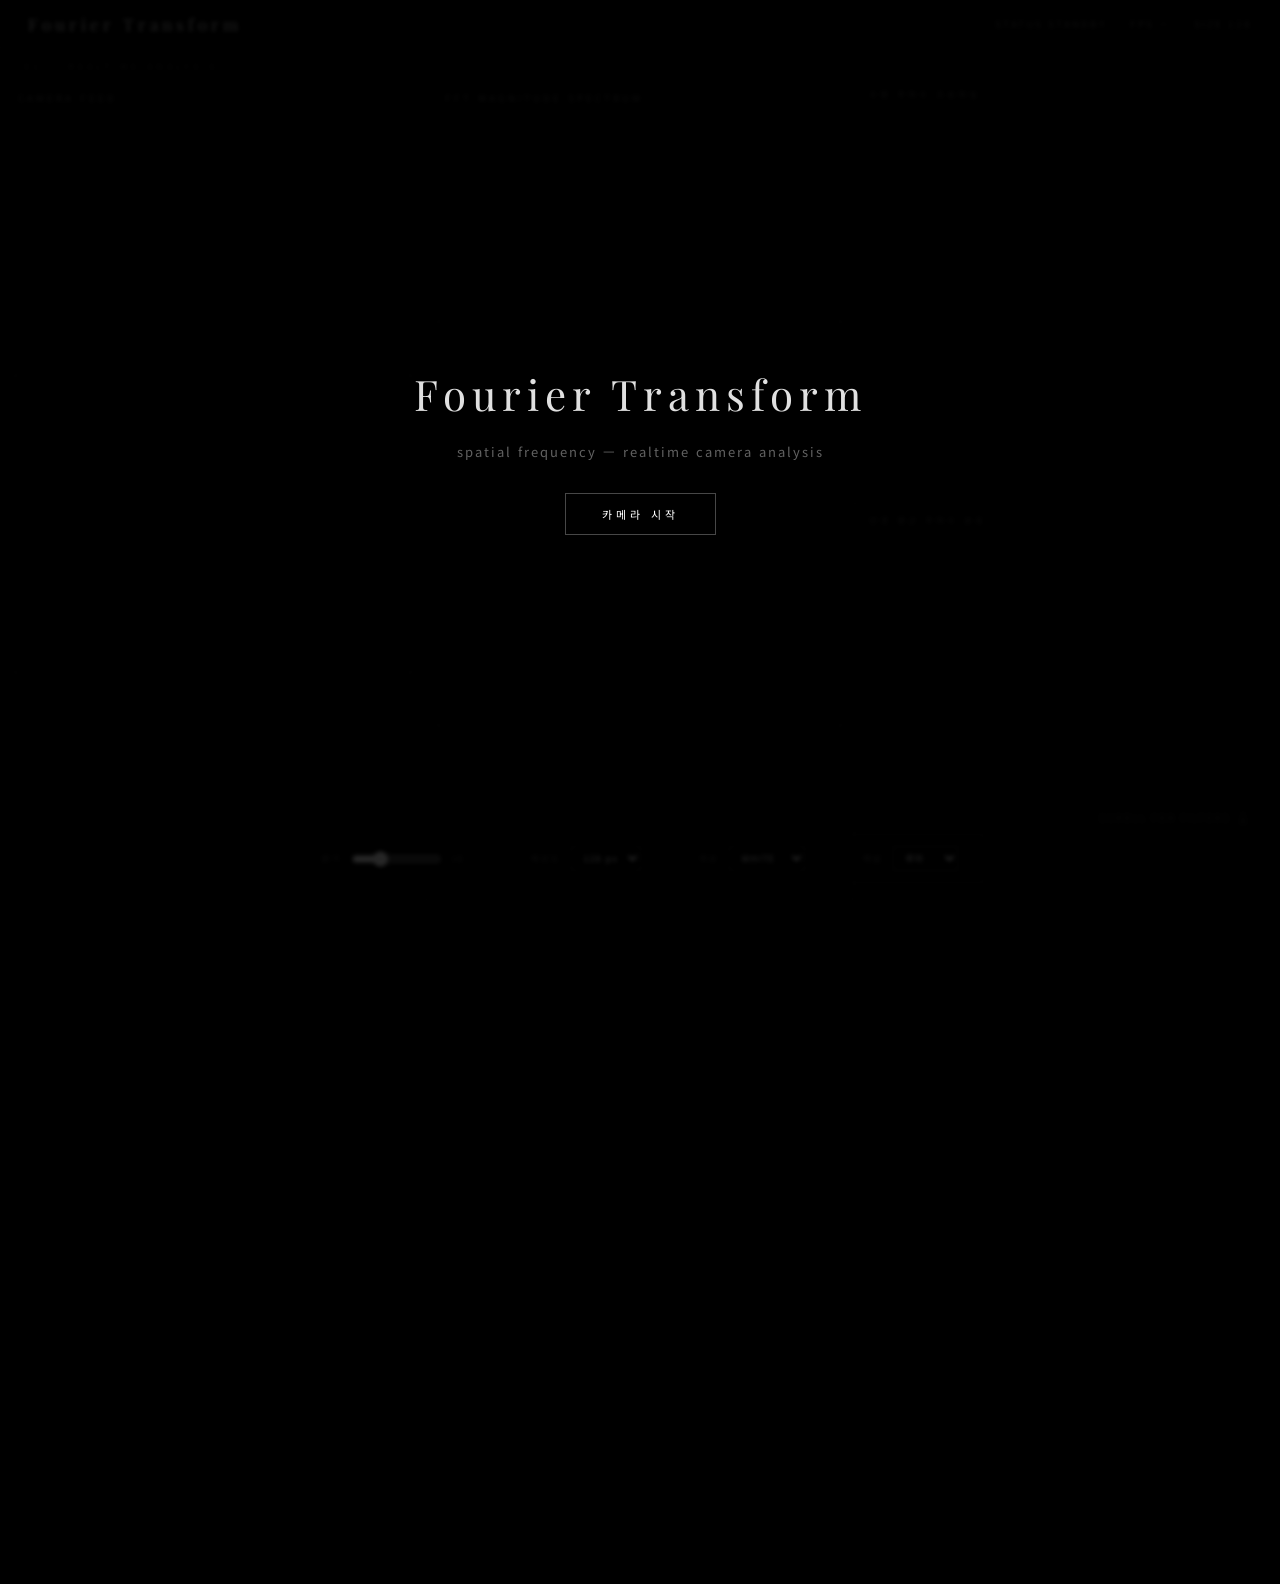
<file: c6.html>
<!DOCTYPE html>
<html lang="ko">
<head>
<meta charset="UTF-8"/>
<meta name="viewport" content="width=device-width, initial-scale=1.0"/>
<title>6. Fourier Transform</title>

<link href="https://fonts.googleapis.com/css2?family=Playfair+Display:ital,wght@0,400;0,600;1,400&family=Noto+Sans+KR:wght@300;400;500&display=swap" rel="stylesheet">

<style>

* { box-sizing: border-box; margin: 0; padding: 0; }

html, body {
  width: 100%; height: 100%;
  background: #000;
  color: white;
  font-family: 'Noto Sans KR', sans-serif;
  overflow-x: hidden;
  overflow-y: auto;
}

/* =========================
   TOP BAR
========================= */

.topbar {
  height: 48px;
  width: 100%;
  display: flex;
  align-items: center;
  justify-content: space-between;
  padding: 0 28px;
  border-bottom: 1px solid #111;
  position: fixed;
  top: 0; left: 0;
  z-index: 100;
  background: #000;
}

.topbar-title {
  font-family: 'Playfair Display', serif;
  font-size: 17px;
  font-weight: 400;
  letter-spacing: 4px;
  opacity: 0.88;
}

.topbar-right {
  display: flex;
  align-items: center;
  gap: 24px;
}

.status-item {
  font-size: 10px;
  letter-spacing: 2px;
  opacity: 0.35;
  text-transform: uppercase;
}

.status-item span {
  color: white;
  opacity: 1;
}

/* =========================
   SCROLL CONTAINER
========================= */

.scroll-root {
  padding-top: 48px;
}

/* =========================
   SECTION LABEL
========================= */

.section-label {
  padding: 12px 24px 6px;
  font-size: 9px;
  letter-spacing: 4px;
  opacity: 0.2;
  text-transform: uppercase;
  border-bottom: 1px solid #0d0d0d;
}

/* =========================
   MAIN LAYOUT — 3 COLUMNS (original)
========================= */

.main {
  height: calc(100vh - 48px);
  display: grid;
  grid-template-columns: 1fr 1fr 1fr;
  gap: 0;
  border-bottom: 1px solid #111;
}

.col {
  border-right: 1px solid #111;
  display: flex;
  flex-direction: column;
  overflow: hidden;
  min-height: 0;
}

.col:last-child {
  border-right: none;
}

.col-header {
  height: 36px;
  display: flex;
  align-items: center;
  padding: 0 18px;
  border-bottom: 1px solid #111;
  font-size: 10px;
  letter-spacing: 3px;
  opacity: 0.32;
  text-transform: uppercase;
  flex-shrink: 0;
}

.col-body {
  flex: 1;
  display: flex;
  align-items: center;
  justify-content: center;
  padding: 16px;
  overflow: hidden;
  min-height: 0;
}

/* =========================
   FILTER SECTION — 2 COLUMNS
========================= */

.filter-section {
  min-height: 60vh;
  display: grid;
  grid-template-columns: 1fr 1fr;
  gap: 0;
  border-bottom: 1px solid #111;
}

.filter-col {
  border-right: 1px solid #111;
  display: flex;
  flex-direction: column;
  overflow: hidden;
}

.filter-col:last-child { border-right: none; }

.filter-col-header {
  height: 36px;
  display: flex;
  align-items: center;
  justify-content: space-between;
  padding: 0 18px;
  border-bottom: 1px solid #111;
  font-size: 10px;
  letter-spacing: 3px;
  opacity: 0.32;
  text-transform: uppercase;
  flex-shrink: 0;
}

.filter-badge {
  font-size: 8px;
  letter-spacing: 2px;
  padding: 2px 8px;
  border: 1px solid currentColor;
  opacity: 0.5;
}

.filter-badge.lpf { color: #4af; }
.filter-badge.hpf { color: #f84; }

.filter-body {
  flex: 1;
  display: flex;
  flex-direction: column;
  align-items: center;
  justify-content: center;
  padding: 16px;
  gap: 14px;
  min-height: 360px;
}

.filter-canvas-wrap {
  display: flex;
  align-items: center;
  justify-content: center;
  width: 100%;
  flex: 1;
}

.filter-canvas {
  display: block;
  image-rendering: pixelated;
  background: #050505;
  border: 1px solid #1a1a1a;
}

/* filter controls inline */
.filter-ctrl-row {
  display: flex;
  align-items: center;
  gap: 16px;
  width: 100%;
  padding: 0 4px;
}

.filter-ctrl-row label {
  font-size: 9px;
  letter-spacing: 2px;
  opacity: 0.3;
  text-transform: uppercase;
  white-space: nowrap;
}

.filter-ctrl-row input[type=range] {
  flex: 1;
  accent-color: rgba(255,255,255,0.5);
  cursor: pointer;
}

.filter-ctrl-row .ctrl-val {
  font-size: 9px;
  opacity: 0.3;
  letter-spacing: 1px;
  min-width: 28px;
  text-align: right;
}

/* LPF accent */
#lpfSection .filter-ctrl-row input[type=range] {
  accent-color: rgba(68, 170, 255, 0.7);
}
#hpfSection .filter-ctrl-row input[type=range] {
  accent-color: rgba(255, 136, 68, 0.7);
}

/* filter overlay indicator on canvas area */
.filter-mask-overlay {
  position: absolute;
  inset: 0;
  pointer-events: none;
  display: flex;
  align-items: center;
  justify-content: center;
}

.filter-canvas-wrap {
  position: relative;
}

/* =========================
   COLUMN 1 — CAMERA
========================= */

#vizCanvas {
  display: block;
  background: #050505;
  border: 1px solid #151515;
}

video { display: none; }

/* =========================
   COLUMN 2 — FFT MAGNITUDE
========================= */

.fft-wrap {
  width: 100%;
  height: 100%;
  display: flex;
  align-items: center;
  justify-content: center;
  position: relative;
}

#magCanvas {
  width: 100%;
  max-height: 100%;
  image-rendering: pixelated;
  background: #050505;
  border: 1px solid #151515;
  aspect-ratio: 1;
}

/* =========================
   COLUMN 3 — GRAPHS
========================= */

.col-right {
  display: flex;
  flex-direction: column;
}

.graph-cell {
  flex: 1;
  display: flex;
  flex-direction: column;
  border-bottom: 1px solid #111;
  overflow: hidden;
}

.graph-cell:last-child { border-bottom: none; }

.graph-header {
  height: 30px;
  display: flex;
  align-items: center;
  padding: 0 16px;
  font-size: 9px;
  letter-spacing: 3px;
  opacity: 0.28;
  text-transform: uppercase;
  flex-shrink: 0;
  border-bottom: 1px solid #0e0e0e;
}

.graph-body {
  flex: 1;
  padding: 0;
  display: flex;
  align-items: stretch;
  justify-content: stretch;
  overflow: hidden;
}

#specCanvas, #radCanvas {
  display: block;
  background: #050505;
  flex: 1;
}

/* =========================
   CONTROLS OVERLAY
========================= */

.controls {
  position: fixed;
  bottom: 18px;
  left: 50%;
  transform: translateX(-50%);
  display: flex;
  align-items: center;
  gap: 28px;
  z-index: 200;
  background: rgba(0,0,0,0.75);
  padding: 10px 24px;
  border: 1px solid #151515;
  backdrop-filter: blur(4px);
}

.ctrl {
  display: flex;
  align-items: center;
  gap: 10px;
}

.ctrl label {
  font-size: 9px;
  letter-spacing: 2px;
  opacity: 0.32;
  text-transform: uppercase;
  white-space: nowrap;
}

.ctrl input[type=range] {
  width: 90px;
  accent-color: rgba(255,255,255,0.6);
  cursor: pointer;
}

.ctrl select {
  background: transparent;
  border: 1px solid rgba(255,255,255,0.14);
  color: white;
  font-family: 'Noto Sans KR', sans-serif;
  font-size: 9px;
  letter-spacing: 1px;
  padding: 4px 8px;
  cursor: pointer;
}

.ctrl select option { background: #111; }

.ctrl-val {
  font-size: 9px;
  opacity: 0.32;
  letter-spacing: 1px;
  min-width: 22px;
}

.ctrl-divider {
  width: 1px;
  height: 18px;
  background: rgba(255,255,255,0.1);
}

/* scroll hint */
.scroll-hint {
  position: fixed;
  bottom: 74px;
  right: 28px;
  font-size: 8px;
  letter-spacing: 3px;
  opacity: 0.2;
  text-transform: uppercase;
  z-index: 200;
  animation: blink 2s ease-in-out infinite;
  display: flex;
  align-items: center;
  gap: 6px;
}
.scroll-hint::after {
  content: '↓';
  font-size: 12px;
}

@keyframes blink {
  0%, 100% { opacity: 0.2; }
  50% { opacity: 0.5; }
}

/* =========================
   START OVERLAY
========================= */

.start-overlay {
  position: fixed;
  inset: 0;
  background: rgba(0,0,0,0.85);
  display: flex;
  flex-direction: column;
  align-items: center;
  justify-content: center;
  gap: 20px;
  z-index: 300;
  backdrop-filter: blur(2px);
}

.start-overlay h1 {
  font-family: 'Playfair Display', serif;
  font-size: 42px;
  font-weight: 400;
  letter-spacing: 6px;
  opacity: 0.88;
}

.start-overlay p {
  font-size: 13px;
  opacity: 0.38;
  letter-spacing: 2px;
}

.start-btn {
  margin-top: 12px;
  padding: 12px 36px;
  background: transparent;
  border: 1px solid rgba(255,255,255,0.28);
  color: white;
  letter-spacing: 4px;
  font-family: 'Noto Sans KR', sans-serif;
  font-size: 11px;
  cursor: pointer;
  transition: border-color 0.3s;
}

.start-btn:hover { border-color: rgba(255,255,255,0.6); }

</style>
</head>
<body>

<!-- START OVERLAY -->
<div class="start-overlay" id="startOverlay">
  <h1>Fourier Transform</h1>
  <p>spatial frequency — realtime camera analysis</p>
  <button class="start-btn" onclick="init()">카메라 시작</button>
</div>

<!-- TOP BAR -->
<header class="topbar">
  <div class="topbar-title">Fourier Transform</div>
  <div class="topbar-right">
    <div class="status-item">status <span id="st">STANDBY</span></div>
    <div class="status-item">fps <span id="fps">—</span></div>
    <div class="status-item">size <span id="fftDisp">128</span></div>
  </div>
</header>

<!-- SCROLL ROOT -->
<div class="scroll-root">

  <!-- SECTION 1: LIVE ANALYSIS -->
  <div class="section-label">01 — realtime analysis</div>

  <!-- MAIN 3-COLUMN LAYOUT -->
  <div class="main">

    <!-- COL 1: CAMERA -->
    <div class="col">
      <div class="col-header">camera feed</div>
      <div class="col-body" style="padding:12px;">
        <canvas id="vizCanvas" width="640" height="480"></canvas>
      </div>
    </div>

    <!-- COL 2: FFT MAGNITUDE -->
    <div class="col">
      <div class="col-header">FFT magnitude spectrum</div>
      <div class="col-body" style="padding:8px;">
        <div class="fft-wrap">
          <canvas id="magCanvas" width="128" height="128"></canvas>
        </div>
      </div>
    </div>

    <!-- COL 3: GRAPHS -->
    <div class="col col-right" style="border-right:none;">

      <div class="graph-cell">
        <div class="graph-header">수평 주파수 프로파일</div>
        <div class="graph-body">
          <canvas id="specCanvas" width="400" height="120"></canvas>
        </div>
      </div>

      <div class="graph-cell">
        <div class="graph-header">반경 평균 주파수 분포</div>
        <div class="graph-body">
          <canvas id="radCanvas" width="400" height="120"></canvas>
        </div>
      </div>

    </div>

  </div>

  <!-- SECTION 2: FILTERS -->
  <div class="section-label">02 — spatial frequency filters</div>

  <div class="filter-section">

    <!-- HPF COLUMN -->
    <div class="filter-col" id="lpfSection">
      <div class="filter-col-header">
        <span>high pass filter</span>
        <span class="filter-badge lpf">LPF</span>
      </div>
      <div class="filter-body">
        <div class="filter-canvas-wrap">
          <canvas id="lpfCanvas" class="filter-canvas" width="256" height="192"></canvas>
        </div>
        <div class="filter-ctrl-row">
          <label>통과 반경</label>
          <input type="range" id="lpfRadius" min="2" max="80" value="20"
            oninput="document.getElementById('lpfRadVal').textContent=this.value">
          <span class="ctrl-val" id="lpfRadVal">20</span>
        </div>
      </div>
    </div>

    <!-- LPF COLUMN -->
    <div class="filter-col" id="hpfSection">
      <div class="filter-col-header">
        <span>Low pass filter</span>
        <span class="filter-badge hpf">HPF</span>
      </div>
      <div class="filter-body">
        <div class="filter-canvas-wrap">
          <canvas id="hpfCanvas" class="filter-canvas" width="256" height="192"></canvas>
        </div>
        <div class="filter-ctrl-row">
          <label>차단 범위</label>
          <input type="range" id="hpfRadius" min="2" max="80" value="10"
            oninput="document.getElementById('hpfRadVal').textContent=this.value">
          <span class="ctrl-val" id="hpfRadVal">10</span>
        </div>
      </div>
    </div>

  </div>

  <!-- bottom spacer for controls -->
  <div style="height: 80px;"></div>

</div><!-- end scroll-root -->

<!-- SCROLL HINT -->
<div class="scroll-hint" id="scrollHint">scroll for filters</div>

<!-- CONTROLS OVERLAY (bottom) -->
<div class="controls">

  <div class="ctrl">
    <label>밝기</label>
    <input type="range" id="brightSlider" min="1" max="60" value="18"
      oninput="document.getElementById('brightVal').textContent=this.value">
    <span class="ctrl-val" id="brightVal">18</span>
  </div>

  <div class="ctrl-divider"></div>

  <div class="ctrl">
    <label>해상도</label>
    <select id="fftSize" onchange="onFFTSizeChange()">
      <option value="64">64 px</option>
      <option value="128" selected>128 px</option>
      <option value="256">256 px</option>
    </select>
  </div>

  <div class="ctrl-divider"></div>

  <div class="ctrl">
    <label>색상</label>
    <select id="colormap">
      <option value="white">WHITE</option>
      <option value="hot">HOT</option>
      <option value="cyan">CYAN</option>
      <option value="plasma">PLASMA</option>
    </select>
  </div>

  <div class="ctrl-divider"></div>

  <div class="ctrl">
    <label>채널</label>
    <select id="grayMethod">
      <option value="luma">루마</option>
      <option value="avg">평균</option>
      <option value="green">G 채널</option>
    </select>
  </div>

</div>

<!-- HIDDEN -->
<video id="video" playsinline autoplay muted width="640" height="480"></video>

<!-- =========================
     FFT
========================= -->
<script>

const video     = document.getElementById('video');
const vizCanvas = document.getElementById('vizCanvas');
const magCanvas = document.getElementById('magCanvas');
const specCanvas = document.getElementById('specCanvas');
const radCanvas  = document.getElementById('radCanvas');
const lpfCanvas  = document.getElementById('lpfCanvas');
const hpfCanvas  = document.getElementById('hpfCanvas');

const vizCtx  = vizCanvas.getContext('2d');
const magCtx  = magCanvas.getContext('2d');
const specCtx = specCanvas.getContext('2d');
const radCtx  = radCanvas.getContext('2d');
const lpfCtx  = lpfCanvas.getContext('2d');
const hpfCtx  = hpfCanvas.getContext('2d');

const VW = 640, VH = 480;
let N = 128;
let cap, capCtx;
let frames = 0, lastTs = 0;

// hide scroll hint after first scroll
window.addEventListener('scroll', () => {
  const hint = document.getElementById('scrollHint');
  if (hint) hint.style.opacity = '0';
}, { once: true });

// ── FFT ──────────────────────────────────────────────────────
function fft1d(re, im) {
  const n = re.length;
  for (let i = 1, j = 0; i < n; i++) {
    let bit = n >> 1;
    for (; j & bit; bit >>= 1) j ^= bit;
    j ^= bit;
    if (i < j) {
      [re[i], re[j]] = [re[j], re[i]];
      [im[i], im[j]] = [im[j], im[i]];
    }
  }
  for (let len = 2; len <= n; len <<= 1) {
    const ang = -2 * Math.PI / len;
    const wRe = Math.cos(ang), wIm = Math.sin(ang);
    for (let i = 0; i < n; i += len) {
      let cRe = 1, cIm = 0;
      for (let j = 0; j < (len >> 1); j++) {
        const uRe = re[i+j], uIm = im[i+j];
        const vRe = re[i+j+(len>>1)]*cRe - im[i+j+(len>>1)]*cIm;
        const vIm = re[i+j+(len>>1)]*cIm + im[i+j+(len>>1)]*cRe;
        re[i+j] = uRe+vRe; im[i+j] = uIm+vIm;
        re[i+j+(len>>1)] = uRe-vRe; im[i+j+(len>>1)] = uIm-vIm;
        const nr = cRe*wRe - cIm*wIm;
        cIm = cRe*wIm + cIm*wRe; cRe = nr;
      }
    }
  }
}

function fft2d(re, im, n) {
  for (let r = 0; r < n; r++) {
    const rRe = re.slice(r*n, r*n+n), rIm = im.slice(r*n, r*n+n);
    fft1d(rRe, rIm);
    re.set(rRe, r*n); im.set(rIm, r*n);
  }
  const cRe = new Float32Array(n), cIm = new Float32Array(n);
  for (let c = 0; c < n; c++) {
    for (let r = 0; r < n; r++) { cRe[r] = re[r*n+c]; cIm[r] = im[r*n+c]; }
    fft1d(cRe, cIm);
    for (let r = 0; r < n; r++) { re[r*n+c] = cRe[r]; im[r*n+c] = cIm[r]; }
  }
}

// IFFT: conjugate → FFT → conjugate → scale
function ifft2d(re, im, n) {
  // conjugate
  for (let i = 0; i < n*n; i++) im[i] = -im[i];
  fft2d(re, im, n);
  for (let i = 0; i < n*n; i++) {
    re[i] /= (n*n);
    im[i] = -im[i] / (n*n);
  }
}

// ── Colormap ─────────────────────────────────────────────────
function applyColor(v, map) {
  switch(map) {
    case 'hot':    return [Math.min(255,v*3*255)|0, Math.min(255,Math.max(0,(v*3-1)*255))|0, Math.min(255,Math.max(0,(v*3-2)*255))|0];
    case 'cyan':   return [0, Math.min(255,(v*255*2))|0, Math.min(255,(v*255*3))|0];
    case 'plasma': {
      const r=Math.min(255,Math.max(0,(0.05+v*2.5-v*v*1.5)*255))|0;
      const g=Math.min(255,Math.max(0,v*v*1.2*255))|0;
      const b=Math.min(255,Math.max(0,(0.5+Math.sin(v*Math.PI)*0.5)*255))|0;
      return [r,g,b];
    }
    default: { const x=(v*255)|0; return [x,x,x]; }
  }
}

// ── Graph ────────────────────────────────────────────────────
function drawGraph(ctx, data) {
  const w = ctx.canvas.width, h = ctx.canvas.height;
  ctx.fillStyle = '#050505';
  ctx.fillRect(0, 0, w, h);

  // grid
  ctx.strokeStyle = 'rgba(255,255,255,0.04)';
  ctx.lineWidth = 1;
  for (let i = 1; i < 4; i++) {
    const y = h*i/4;
    ctx.beginPath(); ctx.moveTo(0,y); ctx.lineTo(w,y); ctx.stroke();
  }
  for (let i = 1; i < 8; i++) {
    const x = w*i/8;
    ctx.beginPath(); ctx.moveTo(x,0); ctx.lineTo(x,h); ctx.stroke();
  }

  // fill
  const grad = ctx.createLinearGradient(0,0,0,h);
  grad.addColorStop(0,'rgba(255,255,255,0.10)');
  grad.addColorStop(1,'rgba(255,255,255,0)');
  ctx.fillStyle = grad;
  ctx.beginPath();
  ctx.moveTo(0, h);
  for (let i = 0; i < data.length; i++) {
    ctx.lineTo((i/(data.length-1))*w, h - data[i]*h*0.88);
  }
  ctx.lineTo(w, h);
  ctx.closePath();
  ctx.fill();

  // line
  ctx.strokeStyle = 'rgba(255,255,255,0.5)';
  ctx.lineWidth = 1.2;
  ctx.beginPath();
  for (let i = 0; i < data.length; i++) {
    const x = (i/(data.length-1))*w;
    const y = h - data[i]*h*0.88;
    if (i===0) ctx.moveTo(x,y); else ctx.lineTo(x,y);
  }
  ctx.stroke();

  // labels
  ctx.fillStyle = 'rgba(255,255,255,0.15)';
  ctx.font = '8px Courier New';
  ctx.textAlign = 'left';  ctx.fillText('DC', 4, h-4);
  ctx.textAlign = 'center';ctx.fillText('Nyquist', w/2, h-4);
  ctx.textAlign = 'right'; ctx.fillText('fₘₐₓ', w-4, h-4);
}

// ── Draw filtered image on a canvas ──────────────────────────
function drawFilteredImage(ctx, filteredPx, n, accentColor) {
  const cw = ctx.canvas.width, ch = ctx.canvas.height;
  ctx.fillStyle = '#050505';
  ctx.fillRect(0, 0, cw, ch);

  // create ImageData at NxN
  const imgd = new ImageData(n, n);
  for (let i = 0; i < n*n; i++) {
    const v = Math.max(0, Math.min(255, (filteredPx[i]*255)|0));
    imgd.data[i*4]   = v;
    imgd.data[i*4+1] = v;
    imgd.data[i*4+2] = v;
    imgd.data[i*4+3] = 255;
  }

  const tmp = document.createElement('canvas');
  tmp.width = n; tmp.height = n;
  tmp.getContext('2d').putImageData(imgd, 0, 0);

  // stretch N×N source to fill the full canvas (canvas is already correct 4:3 size)
  ctx.imageSmoothingEnabled = true;
  ctx.imageSmoothingQuality = 'medium';
  ctx.drawImage(tmp, 0, 0, cw, ch);

  // border accent
  ctx.strokeStyle = accentColor;
  ctx.lineWidth = 1;
  ctx.strokeRect(0, 0, cw, ch);
}

// ── Apply LPF in frequency domain ────────────────────────────
function applyLPF(re, im, n, radius) {
  const reF = re.slice(), imF = im.slice();
  // zero out frequencies beyond radius
  for (let r = 0; r < n; r++) {
    for (let c = 0; c < n; c++) {
      const dr = r < n/2 ? r : n-r;
      const dc = c < n/2 ? c : n-c;
      const dist = Math.sqrt(dr*dr + dc*dc);
      if (dist > radius) {
        reF[r*n+c] = 0;
        imF[r*n+c] = 0;
      }
    }
  }
  return [reF, imF];
}

// ── Apply HPF in frequency domain ────────────────────────────
function applyHPF(re, im, n, radius) {
  const reF = re.slice(), imF = im.slice();
  // zero out frequencies within radius
  for (let r = 0; r < n; r++) {
    for (let c = 0; c < n; c++) {
      const dr = r < n/2 ? r : n-r;
      const dc = c < n/2 ? c : n-c;
      const dist = Math.sqrt(dr*dr + dc*dc);
      if (dist <= radius) {
        reF[r*n+c] = 0;
        imF[r*n+c] = 0;
      }
    }
  }
  return [reF, imF];
}

// ── Reconstruct spatial image from IFFT result ───────────────
function reconstructImage(re, im, n) {
  // undo the checkerboard shift: multiply by (-1)^(r+c) again
  const px = new Float32Array(n*n);
  let minV = Infinity, maxV = -Infinity;
  for (let r = 0; r < n; r++) {
    for (let c = 0; c < n; c++) {
      const v = re[r*n+c] * ((r+c)%2===0 ? 1 : -1);
      px[r*n+c] = v;
      if (v < minV) minV = v;
      if (v > maxV) maxV = v;
    }
  }
  const range = (maxV - minV) || 1;
  for (let i = 0; i < n*n; i++) px[i] = (px[i] - minV) / range;
  return px;
}

// ── Loop ─────────────────────────────────────────────────────
function loop(ts) {
  frames++;
  if (ts - lastTs >= 1000) {
    document.getElementById('fps').textContent = frames;
    frames = 0; lastTs = ts;
  }

  // draw mirrored camera — use actual canvas dimensions
  const cw = vizCanvas.width, ch = vizCanvas.height;
  vizCtx.save();
  vizCtx.translate(cw, 0); vizCtx.scale(-1, 1);
  vizCtx.drawImage(video, 0, 0, cw, ch);
  vizCtx.restore();

  // "LIVE" badge
  vizCtx.fillStyle = 'rgba(255,255,255,0.1)';
  vizCtx.font = '9px Courier New';
  vizCtx.textAlign = 'left';
  vizCtx.fillText('LIVE', 10, 20);

  // capture
  capCtx.drawImage(video, 0, 0, N, N);
  const px = capCtx.getImageData(0, 0, N, N).data;
  const method = document.getElementById('grayMethod').value;

  const re = new Float32Array(N*N), im = new Float32Array(N*N);
  for (let i = 0; i < N*N; i++) {
    const d = i*4;
    let g;
    if      (method==='luma')  g = 0.299*px[d]+0.587*px[d+1]+0.114*px[d+2];
    else if (method==='avg')   g = (px[d]+px[d+1]+px[d+2])/3;
    else                       g = px[d+1];
    const r=(i/N)|0, c=i%N;
    re[i] = (g/255)*((r+c)%2===0?1:-1);
  }

  fft2d(re, im, N);

  const mag = new Float32Array(N*N);
  let maxMag = 0;
  for (let i = 0; i < N*N; i++) {
    mag[i] = Math.log1p(Math.sqrt(re[i]*re[i]+im[i]*im[i]));
    if (mag[i] > maxMag) maxMag = mag[i];
  }

  const bright = parseFloat(document.getElementById('brightSlider').value);
  const cmap   = document.getElementById('colormap').value;

  // FFT magnitude image
  const imgd = magCtx.createImageData(N, N);
  for (let i = 0; i < N*N; i++) {
    const v = Math.min(1, (mag[i]/maxMag) * bright/10);
    const [r,g,b] = applyColor(v, cmap);
    imgd.data[i*4]=r; imgd.data[i*4+1]=g; imgd.data[i*4+2]=b; imgd.data[i*4+3]=255;
  }
  const tmp = document.createElement('canvas');
  tmp.width = N; tmp.height = N;
  tmp.getContext('2d').putImageData(imgd, 0, 0);
  magCtx.clearRect(0, 0, N, N);
  magCtx.drawImage(tmp, 0, 0, N, N);

  // crosshair
  magCtx.strokeStyle = 'rgba(255,255,255,0.1)';
  magCtx.lineWidth = 1; magCtx.setLineDash([2,3]);
  magCtx.beginPath(); magCtx.moveTo(N/2,0); magCtx.lineTo(N/2,N); magCtx.stroke();
  magCtx.beginPath(); magCtx.moveTo(0,N/2); magCtx.lineTo(N,N/2); magCtx.stroke();
  magCtx.setLineDash([]);
  magCtx.fillStyle = 'rgba(255,255,255,0.15)';
  magCtx.font = '7px Courier New';
  magCtx.textAlign = 'left';
  magCtx.fillText('DC', N/2+4, N/2-3);

  // horizontal profile
  const mid = (N/2)|0;
  const hProf = new Float32Array(N);
  for (let c = 0; c < N; c++) hProf[c] = mag[mid*N+c] / maxMag;
  drawGraph(specCtx, hProf);

  // radial average
  const bins = new Float32Array(N/2), cnt = new Float32Array(N/2);
  for (let r = 0; r < N; r++) for (let c = 0; c < N; c++) {
    const d = Math.sqrt((r-N/2)**2+(c-N/2)**2)|0;
    const bin = Math.min((N/2)-1, d);
    bins[bin] += mag[r*N+c]; cnt[bin]++;
  }
  let mx = 0;
  const radNorm = new Float32Array(N/2);
  for (let i = 0; i < N/2; i++) { radNorm[i] = cnt[i]>0 ? bins[i]/cnt[i] : 0; if(radNorm[i]>mx) mx=radNorm[i]; }
  for (let i = 0; i < N/2; i++) radNorm[i] /= mx||1;
  drawGraph(radCtx, radNorm);

  // ── Filter section (only compute if scrolled into view) ───
  const lpfRadius = parseInt(document.getElementById('lpfRadius').value);
  const hpfRadius = parseInt(document.getElementById('hpfRadius').value);

  // LPF
  const [lpfRe, lpfIm] = applyLPF(re, im, N, lpfRadius);
  ifft2d(lpfRe, lpfIm, N);
  const lpfPx = reconstructImage(lpfRe, lpfIm, N);
  drawFilteredImage(lpfCtx, lpfPx, N, 'rgba(68, 170, 255, 0.4)');

  // label
  lpfCtx.fillStyle = 'rgba(68,170,255,0.35)';
  lpfCtx.font = '8px Courier New';
  lpfCtx.textAlign = 'left';
  lpfCtx.fillText(`r ≤ ${lpfRadius}`, 8, 18);

  // HPF
  const [hpfRe, hpfIm] = applyHPF(re, im, N, hpfRadius);
  ifft2d(hpfRe, hpfIm, N);
  const hpfPx = reconstructImage(hpfRe, hpfIm, N);
  drawFilteredImage(hpfCtx, hpfPx, N, 'rgba(255, 136, 68, 0.4)');

  lpfCtx.fillStyle = 'rgba(255,136,68,0.35)';
  hpfCtx.fillStyle = 'rgba(255,136,68,0.35)';
  hpfCtx.font = '8px Courier New';
  hpfCtx.textAlign = 'left';
  hpfCtx.fillText(`r > ${hpfRadius}`, 8, 18);

  requestAnimationFrame(loop);
}

// ── Init ─────────────────────────────────────────────────────
async function init() {
  document.getElementById('startOverlay').style.display = 'none';
  document.getElementById('st').textContent = 'LOADING';

  try {
    const stream = await navigator.mediaDevices.getUserMedia({
      video: { width: VW, height: VH, facingMode: 'user' }
    });
    video.srcObject = stream;
    await video.play();
  } catch(e) {
    try {
      const s2 = await navigator.mediaDevices.getUserMedia({ video: true });
      video.srcObject = s2;
      await video.play();
    } catch(e2) {
      document.getElementById('st').textContent = 'ERROR';
      document.getElementById('startOverlay').style.display = 'flex';
      return;
    }
  }

  cap = document.createElement('canvas');
  cap.width = N; cap.height = N;
  capCtx = cap.getContext('2d', { willReadFrequently: true });

  document.getElementById('st').textContent = 'RUNNING';
  requestAnimationFrame(loop);
}

function onFFTSizeChange() {
  N = parseInt(document.getElementById('fftSize').value);
  magCanvas.width = N; magCanvas.height = N;
  document.getElementById('fftDisp').textContent = N;
  if (cap) { cap.width = N; cap.height = N; }
}

// resize: keep all canvases properly sized with correct aspect ratios
function resizeCanvases() {
  // spec / rad graphs — fill container edge to edge (no padding offset)
  const sw = specCanvas.parentElement.offsetWidth;
  const sh = specCanvas.parentElement.offsetHeight;
  if (sw > 0 && sh > 0) {
    specCanvas.width  = sw; specCanvas.height = sh;
    radCanvas.width   = sw; radCanvas.height  = sh;
  }

  // vizCanvas — maintain 4:3, letterbox inside col-body
  {
    const cw = vizCanvas.parentElement.clientWidth  - 24;
    const ch = vizCanvas.parentElement.clientHeight - 24;
    if (cw > 0 && ch > 0) {
      let w = cw, h = Math.round(cw * 3/4);
      if (h > ch) { h = ch; w = Math.round(ch * 4/3); }
      vizCanvas.width  = w; vizCanvas.height = h;
      vizCanvas.style.width  = w + 'px';
      vizCanvas.style.height = h + 'px';
    }
  }

  // filter canvases — same aspect ratio as vizCanvas (camera source)
  {
    const camW = vizCanvas.width  || 640;
    const camH = vizCanvas.height || 480;
    const ratio = camH / camW; // e.g. 0.75 for 4:3

    const cw = lpfCanvas.parentElement.clientWidth  - 32;
    const ch = lpfCanvas.parentElement.clientHeight - 60;
    if (cw > 0 && ch > 0) {
      let w = cw, h = Math.round(cw * ratio);
      if (h > ch) { h = ch; w = Math.round(ch / ratio); }
      lpfCanvas.width  = w; lpfCanvas.height = h;
      hpfCanvas.width  = w; hpfCanvas.height = h;
      lpfCanvas.style.width  = w + 'px'; lpfCanvas.style.height = h + 'px';
      hpfCanvas.style.width  = w + 'px'; hpfCanvas.style.height = h + 'px';
    }
  }
}

window.addEventListener('resize', resizeCanvases);
resizeCanvases();

</script>
</body>
</html>
</file>
